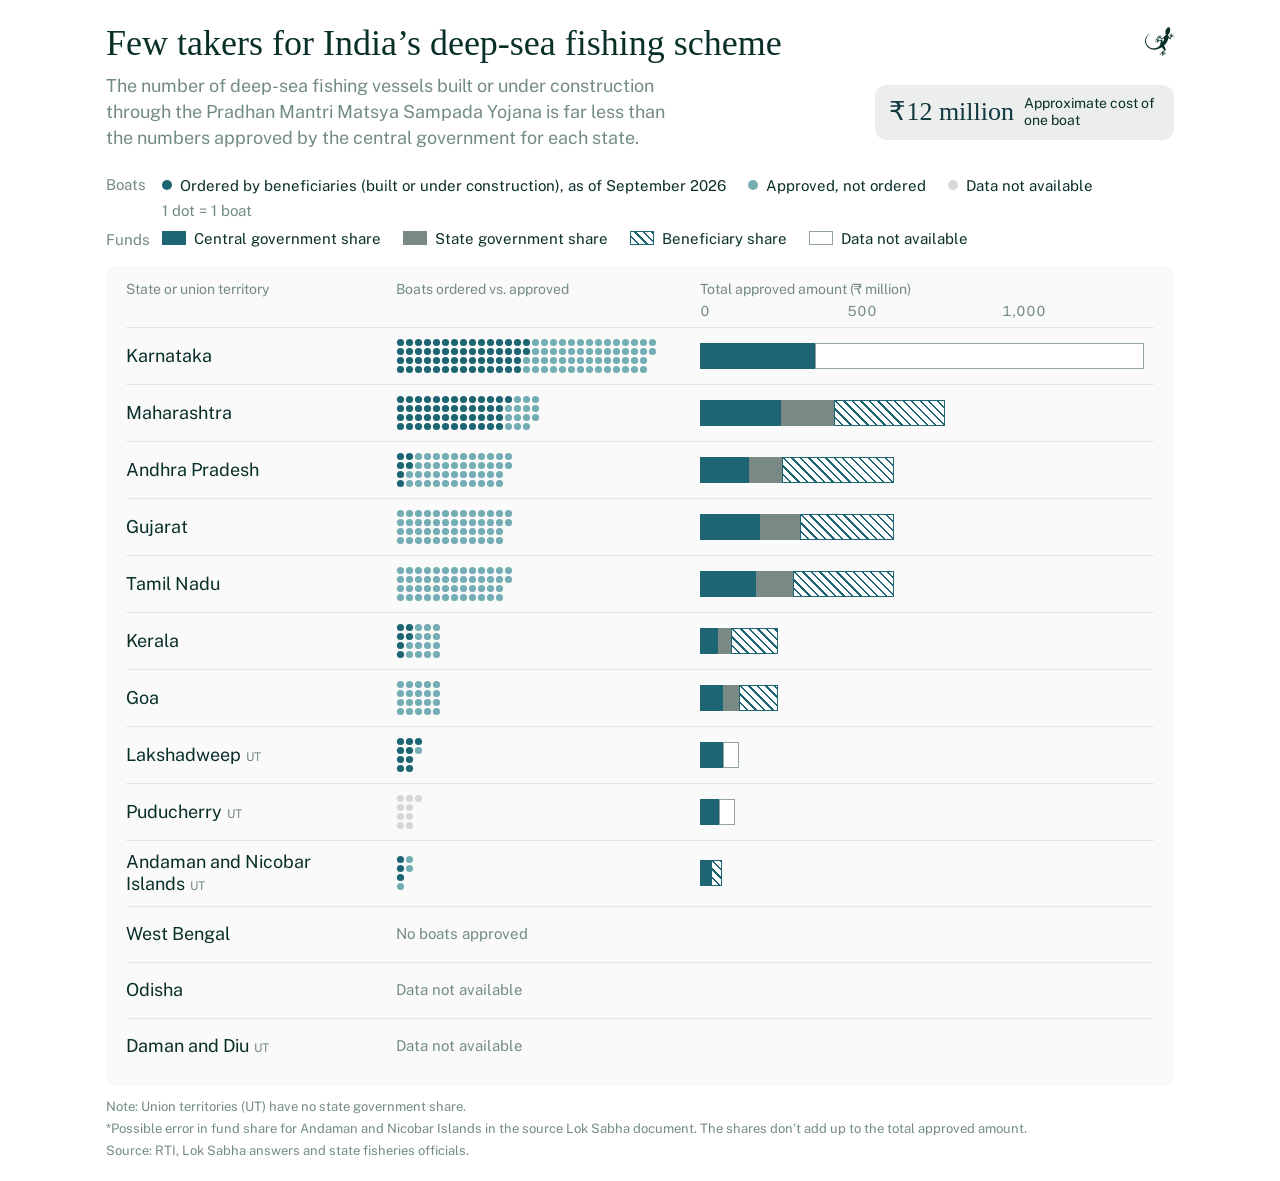
<file: index.html>
<!doctype html>
<html lang="en">
<head>
  <meta charset="utf-8">
  <meta name="viewport" content="width=device-width, initial-scale=1">
  <title>Few takers for India’s deep-sea fishing scheme · Mongabay</title>
  <link rel="preconnect" href="https://fonts.googleapis.com">
  <link rel="preconnect" href="https://fonts.gstatic.com" crossorigin>
  <link href="https://fonts.googleapis.com/css2?family=Public+Sans:wght@400;500&display=swap" rel="stylesheet">
  <link rel="stylesheet" href="style.css">
</head>
<body>
  <figure class="rc" id="rc">
    <header class="rc-head">
      <h1 class="rc-title" id="rc-title"></h1>
      <img class="rc-logo" src="assets/mongabay-logomark.svg" alt="Mongabay" width="40" height="40">
    </header>

    <div class="rc-intro">
      <p class="rc-deck" id="rc-deck"></p>
      <div class="rc-stat" id="rc-stat"></div>
    </div>

    <div class="rc-legend" id="rc-legend"></div>

    <div class="rc-panel" id="rc-table" role="table" aria-labelledby="rc-title"></div>

    <footer class="rc-foot">
      <div id="rc-notes"></div>
      <p class="rc-source" id="rc-source"></p>
    </footer>

    <div class="rc-tip" id="rc-tip" aria-hidden="true"></div>
  </figure>

  <script src="content.js"></script>
  <script src="data.js"></script>
  <script src="app.js"></script>
  <script src="embed-height.js"></script>
</body>
</html>
</file>
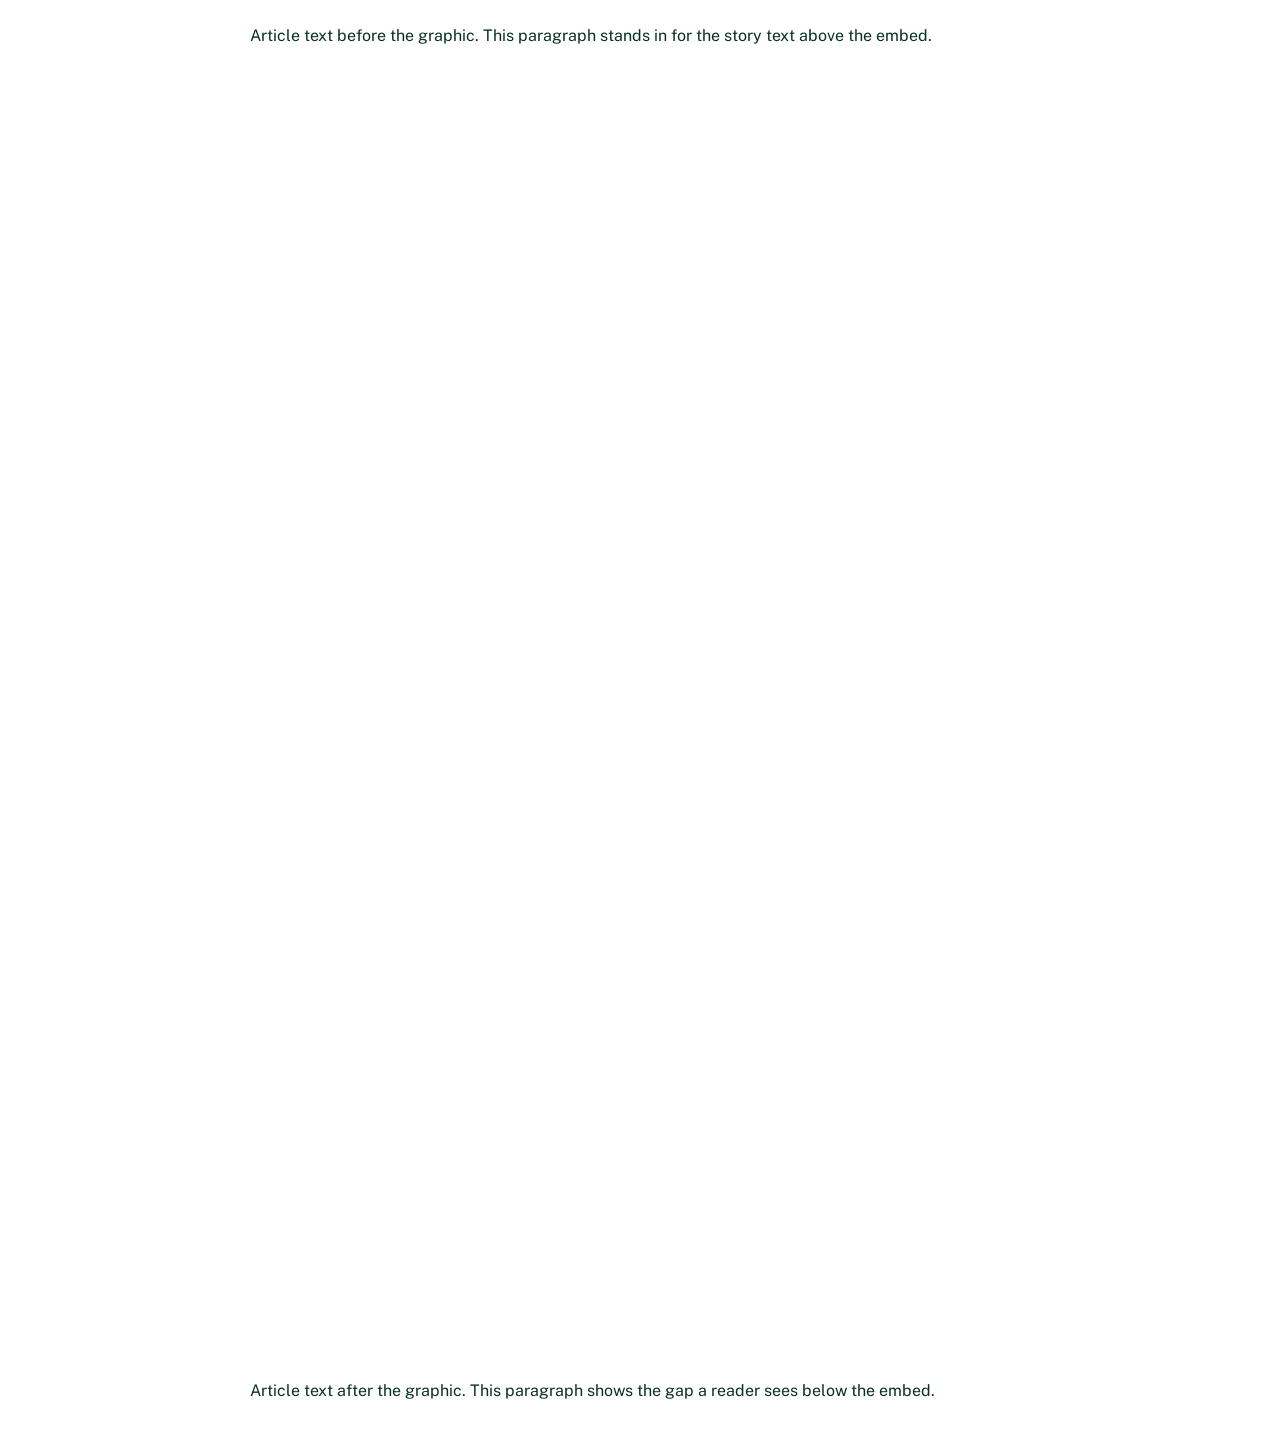
<file: embed-snippet.html>
<!doctype html>
<html lang="en">
<head>
  <meta charset="utf-8">
  <meta name="viewport" content="width=device-width, initial-scale=1">
  <title>2026_089 embed snippet · test page</title>
  <link href="https://fonts.googleapis.com/css2?family=Public+Sans:wght@400&display=swap" rel="stylesheet">
  <style>
    /* a stand-in for a Mongabay article (measured on news.mongabay.com, 30 Sep 2026): 780 px column, 20 px side
       margins on phones, Public Sans 16/24 with 24 px between paragraphs. For testing only; not part of the snippet. */
    body { margin: 0; background: #ffffff; color: #092f29; font: 16px/24px "Public Sans", sans-serif; }
    main { max-width: 780px; margin: 0 auto; padding: 24px 20px; }
    main p { margin: 0 0 24px; }
  </style>
</head>
<body>
<main>
  <p>Article text before the graphic. This paragraph stands in for the story text above the embed.</p>
<!-- ======================= COPY FROM HERE into a Custom HTML block in WordPress ======================= -->
<div class="mongabay-embed" style="margin:40px 0;"><iframe id="mongabay-2026-089" src="https://monga2026089aaindiadsf1graph.vercel.app/" title="Few takers for India’s deep-sea fishing scheme: boats and funds approved by state (interactive)" width="100%" height="1251" loading="lazy" style="display:block;width:100%;height:1251px;border:0;"></iframe><script>
(function () {
  var frame = document.getElementById("mongabay-2026-089");
  var origin = "https://monga2026089aaindiadsf1graph.vercel.app";
  window.addEventListener("message", function (e) {
    if (e.origin !== origin || e.source !== frame.contentWindow) return;
    if (e.data && e.data.type === "mongabay-embed-height" && e.data.height > 0) {
      frame.style.height = Math.ceil(e.data.height) + "px";
    }
  });
  frame.addEventListener("load", function () {
    frame.contentWindow.postMessage({ type: "mongabay-embed-height-request" }, origin);
  });
})();
</script></div>
<!-- ======================= COPY TO HERE ======================= -->
  <p>Article text after the graphic. This paragraph shows the gap a reader sees below the embed.</p>
</main>
</body>
</html>
</file>
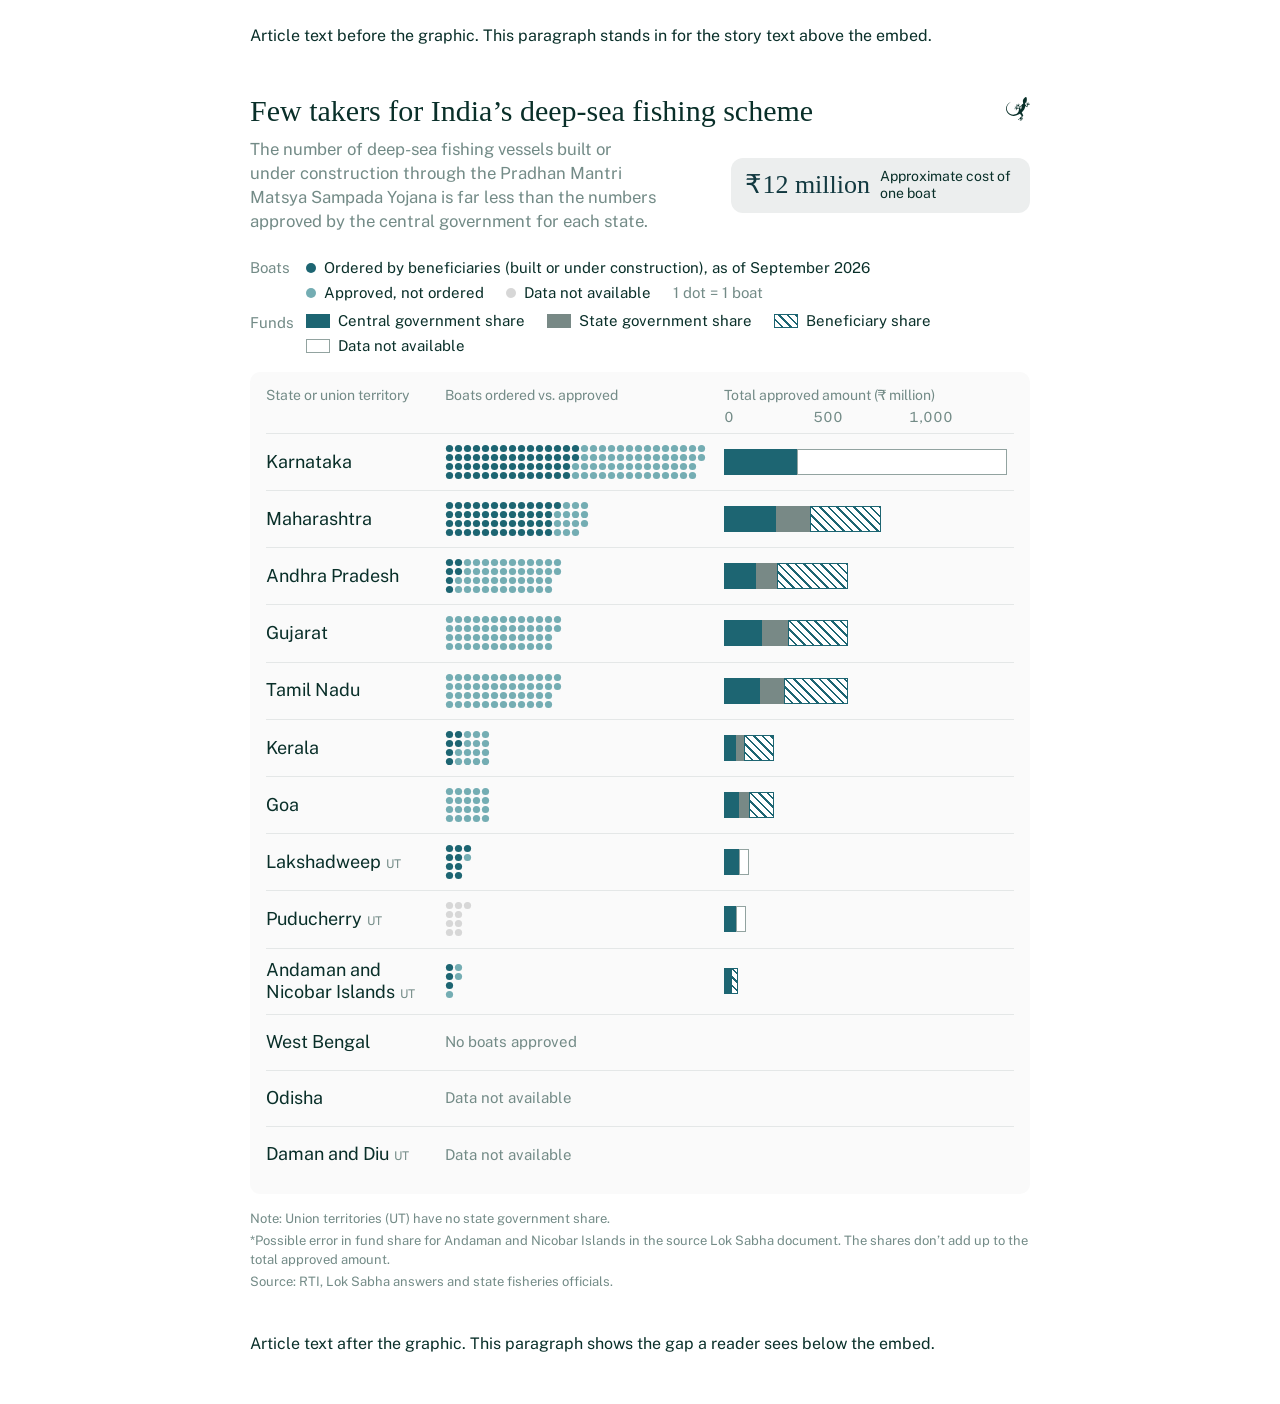
<file: dev/shortcode-test.html>
<!doctype html>
<html lang="en">
<head>
  <meta charset="utf-8">
  <meta name="viewport" content="width=device-width, initial-scale=1">
  <title>2026_089 shortcode · test page</title>
  <link href="https://fonts.googleapis.com/css2?family=Public+Sans:wght@400&display=swap" rel="stylesheet">
  <style>
    /* a stand-in for a Mongabay article: the theme's .ph--40 container and 780 px column, Public Sans 16/24 */
    body { margin: 0; background: #ffffff; color: #092f29; font: 16px/24px "Public Sans", sans-serif; }
    .ph--40 { max-width: 1280px; margin: 0 auto; padding: 24px clamp(20px, 1px + 5vw, 40px); }
    .inner { max-width: 780px; margin: 0 auto; }
    .inner p { margin: 0 0 24px; }
  </style>
</head>
<body>
<div class="ph--40"><div class="inner">
  <p>Article text before the graphic. This paragraph stands in for the story text above the embed.</p>
  <!-- the shortcode's output, with src pointing at this local copy -->
  <iframe src="../?fill=1" title="Few takers for India’s deep-sea fishing scheme: boats and funds approved by state (interactive)" style="display:block; width:100%; height:max(1204px + clamp(0px, (744px - min(780px, 100vw - 2 * clamp(20px, 1px + 5vw, 40px))) * 1000, 76px), min(max(2890.9px - 2.22 * min(780px, 100vw - 2 * clamp(20px, 1px + 5vw, 40px)), 2382.0px - 0.78 * min(780px, 100vw - 2 * clamp(20px, 1px + 5vw, 40px))), (640.5px - min(780px, 100vw - 2 * clamp(20px, 1px + 5vw, 40px))) * 100000)); margin:40px 0; border:0;" scrolling="auto"></iframe>
  <p>Article text after the graphic. This paragraph shows the gap a reader sees below the embed.</p>
</div></div>
</body>
</html>
</file>
<file: style.css>
/* Mongabay 2026_089: interactive report card of India's deep-sea fishing vessel scheme.
   Colours, fonts, radii and shadows are Mongabay Design System tokens. */

/* Rowan: the installed copy if there is one, otherwise the webfont Mongabay's own theme serves (CORS-open), so
   every reader gets the same title and the embed's height stays predictable */
@font-face {
  font-family: "Rowan";
  src: local("Rowan"), local("Rowan-Regular"),
       url("https://news.mongabay.com/wp-content/themes/mongabay_v2/fonts/Rowan-Regular.woff2") format("woff2"),
       url("https://news.mongabay.com/wp-content/themes/mongabay_v2/fonts/Rowan-Regular.woff") format("woff");
  font-weight: 400;
  font-style: normal;
  font-display: swap;
}

:root {
  /* type */
  --font-serif: "Rowan", "Rowan-Regular", Georgia, serif;     /* adjust display font here */
  --font-sans: "Public Sans", Helvetica, Arial, sans-serif;   /* adjust text font here */

  /* surfaces and ink */
  --surface: #ffffff;    /* adjust page background here */
  --panel: #fafafa;      /* chart-panel: adjust table panel colour here */
  --card: #eceeee;       /* card: adjust callout background here */
  --ink: #092f29;        /* ink (pine-green): adjust main text colour here */
  --ink-muted: #738b87;  /* ink-muted: adjust deck, header and note colour here */
  --rule: #e4e7e7;       /* adjust the colour of the lines between rows here */

  /* boats: one dot per boat */
  --c-built: #1d6572;    /* sapphire-blue-tone: adjust "built or under construction" dots here */
  --c-idle: #74adb3;     /* sapphire-blue: adjust "sanctioned, not started" dots here */
  --c-unknown: #d7d7d7;  /* neutral grey: adjust "no data yet" dots here */

  /* funds: one bar per state, split by who pays */
  --c-central: #1d6572;      /* adjust central government share colour here */
  --c-state: #788986;        /* adjust state government share colour here */
  --c-beneficiary: #1d6572;  /* adjust beneficiary share hatch colour here */
  --c-na: #92a3a0;           /* adjust "information not available" outline colour here */
  --stat-ink: #123940;       /* ocean-blue: adjust callout number colour here */

  /* shape */
  --radius-frame: 10px;  /* adjust panel corner radius here */
  --radius-card: 12px;   /* adjust callout corner radius here */
  --rounded: 8px;        /* adjust hover card corner radius here */
  --shadow-card: 0 2px 8px #0f362e26;                   /* adjust hover card shadow here */
  --focus-ring: 0 0 0 2px #ffffff, 0 0 0 4px #006a54;

  /* table columns */
  --col-name: minmax(9.5rem, 1.1fr);  /* adjust column widths here */
  --col-boats: minmax(0, 1.25fr);
  --col-funds: minmax(0, 2fr);
  --col-gap: 1.25rem;                 /* adjust space between columns here */
}

* { box-sizing: border-box; }

body {
  margin: 0;
  background: var(--surface);
  color: var(--ink);
  font-family: var(--font-sans);
  font-size: 16px;   /* adjust base text size here: most sizes below scale with it */
  line-height: 1.5;
}

.rc {
  position: relative;
  max-width: 1100px;      /* adjust the widest the graphic gets here */
  margin: 0 auto;
  padding: 24px 16px 20px; /* adjust outer spacing here */
}

/* inside an article's iframe (embed-height.js adds the class): line the graphic up with the text column and let
   the article's margin do the spacing, so the source line ends ~3 px above the frame edge, as a Mongabay caption does */
.is-embedded .rc { padding: 6px 0 1px; } /* adjust embedded spacing here (6 px keeps the title's ascenders inside the frame) */

/* ?fill=1 (the WordPress shortcode): fill the frame's height, sharing any spare pixels out between the rows */
.is-fill .rc { display: flex; flex-direction: column; min-height: 100vh; }
.is-fill .rc-panel { flex: 1 0 auto; display: flex; flex-direction: column; }
.is-fill .rc-panel > .rc-row:not(.rc-row--head) { flex: 1 0 auto; }

/* ------------------------------------------------------------------ title block */
/* title and logo: the same rules as the 2026_090 timeline (Monga_2026_090_AA_India_DSF_2_Timeline), so the two
   graphics' headers match in the same article column */
.rc-head {
  display: flex;
  align-items: flex-start;
  justify-content: space-between;
  gap: 16px;
}
.rc-title {
  margin: 0;
  font-family: var(--font-serif);
  font-size: clamp(1.5rem, 2vw + 0.9rem, 2.25rem); /* adjust title size here (keep it matching 2026_090) */
  font-weight: 400;
  line-height: 1.1;
  text-wrap: balance;
}
/* the lizard mark: 0.8 x the title size, the same ratio as the static graphic (40 px mark, 50 px title) */
.rc-logo {
  flex: none;
  width: clamp(1.2rem, 1.6vw + 0.72rem, 1.8rem);  /* adjust logo size here (keep it matching 2026_090) */
  height: auto;
  margin-top: 0.2rem;  /* lines the mark up with the top of the capitals, as in the static graphic */
}

.rc-intro {
  display: flex;
  flex-wrap: wrap;
  align-items: center;
  justify-content: space-between;
  gap: 16px 32px;   /* adjust space between the deck and the callout here */
  margin-top: 0.6rem;
}
/* the callout sits to the right of the deck while the deck keeps its flex-basis width: 25.5rem keeps the deck to four
   lines beside the callout in Mongabay's 780 px column; narrower, the callout drops below the deck */
.rc-deck {
  flex: 1 1 25.5rem;
  max-width: 50rem;  /* adjust deck line length here */
  margin: 0;
  color: var(--ink-muted);
  font-size: clamp(1rem, 0.3vw + 0.9rem, 1.125rem); /* adjust deck size here */
  line-height: 1.45;
  text-wrap: balance; /* even line lengths, no stranded last line */
}

/* ------------------------------------------------------------------ legend and callout */
.rc-legend {
  display: grid;
  gap: 8px;
  margin: 1.5rem 0 1rem; /* adjust space around the legend here */
  font-size: 0.9375rem;  /* adjust legend text size here */
  line-height: 1.3;
}
.rc-legend__row { display: grid; grid-template-columns: 3.5rem 1fr; align-items: baseline; }
.rc-legend__items { display: flex; flex-wrap: wrap; align-items: center; gap: 6px 22px; }
.rc-legend__title { color: var(--ink-muted); }
.rc-legend__item { display: inline-flex; align-items: center; gap: 8px; }
.rc-legend__unit { color: var(--ink-muted); }
.rc-key-dot { flex: none; width: 10px; height: 10px; border-radius: 50%; } /* adjust legend dot size here */
.rc-key-bar { flex: none; width: 24px; height: 14px; }                     /* adjust legend bar swatch size here */
.k-built { background: var(--c-built); }
.k-idle { background: var(--c-idle); }
.k-unknown { background: var(--c-unknown); }

.rc-stat {
  display: flex;
  align-items: center;
  gap: 10px;
  padding: 10px 14px; /* adjust callout padding here */
  border-radius: var(--radius-card);
  background: var(--card);
  flex: none;
}
.rc-stat__value {
  color: var(--stat-ink);
  font-family: var(--font-serif);
  font-size: 1.625rem; /* adjust callout number size here (keep it under the title's size) */
  line-height: 1;
  white-space: nowrap;
}
.rc-stat__label { max-width: 8.5rem; font-size: 0.875rem; line-height: 1.25; } /* adjust callout label size here */

/* ------------------------------------------------------------------ table */
.rc-panel {
  padding: 4px 20px 12px; /* adjust panel inner spacing here */
  border-radius: var(--radius-frame);
  background: var(--panel);
}
.rc-row {
  display: grid;
  grid-template-columns: var(--col-name) var(--col-boats) var(--col-funds);
  align-items: center;
  column-gap: var(--col-gap);
  min-height: 56px;  /* adjust row height here */
  padding: 10px 0;
  border-top: 1px solid var(--rule);
}
.rc-row--head {
  align-items: start;
  min-height: 0;
  padding: 10px 0 8px;
  border-top: 0;
  color: var(--ink-muted);
  font-size: 0.875rem; /* adjust column header size here */
  line-height: 1.3;
}
.rc-row--head .rc-name { font-size: inherit; line-height: inherit; }

.rc-name { font-size: 1.125rem; line-height: 1.25; } /* adjust state name size here */
.rc-ut {
  margin-left: 0.4em;
  color: var(--ink-muted);
  font-size: 0.75rem;     /* adjust UT tag size here */
  letter-spacing: 0.04em;
}
.rc-none { color: var(--ink-muted); font-size: 0.9375rem; }

/* dots */
.rc-dotwrap { width: 100%; }
.rc-dots { display: block; height: auto; }
.d-built { fill: var(--c-built); }
.d-idle { fill: var(--c-idle); }
.d-unknown { fill: var(--c-unknown); }

/* funds bar */
.rc-bar { display: flex; height: 26px; } /* adjust funds bar height here */
.rc-seg { flex: none; height: 100%; }
.rc-seg--central { background: var(--c-central); }
.rc-seg--state { background: var(--c-state); }
.rc-seg--beneficiary {
  background: repeating-linear-gradient(45deg, var(--c-beneficiary) 0 1.5px, #ffffff 1.5px 6px); /* adjust hatch here */
  box-shadow: inset 0 0 0 1px var(--c-beneficiary);
}
.rc-seg--na { background: #ffffff; box-shadow: inset 0 0 0 1px var(--c-na); }

/* funds scale in the header */
.rc-ticks { position: relative; height: 1.2em; margin-top: 4px; font-variant-numeric: tabular-nums; }
.rc-ticks span { position: absolute; top: 0; transform: translateX(-50%); white-space: nowrap; }
.rc-ticks span:first-child { transform: none; }

/* hover and focus targets */
.rc-trigger { cursor: pointer; border-radius: 3px; outline: none; }
.rc-trigger:focus-visible { box-shadow: var(--focus-ring); }

/* ------------------------------------------------------------------ hover card */
.rc-tip {
  position: absolute;
  top: 0;
  left: 0;
  z-index: 10;
  width: max-content;
  max-width: 340px;  /* adjust hover card width here */
  padding: 10px 12px;
  border-radius: var(--rounded);
  background: #ffffff;
  color: var(--ink);
  box-shadow: var(--shadow-card);
  font-size: 0.875rem; /* adjust hover card text size here */
  line-height: 1.4;
  opacity: 0;
  visibility: hidden;
  pointer-events: none;
  transition: opacity 0.12s ease, visibility 0.12s;
}
.rc-tip.is-on { opacity: 1; visibility: visible; }
.rc-tip__title { margin-bottom: 4px; font-weight: 500; }
.rc-tip__line { color: var(--ink-muted); }
.rc-tip__grid {
  display: grid;
  grid-template-columns: auto auto;
  align-items: center;
  gap: 3px 14px;
  margin-top: 6px;
}
.rc-tip__key { display: inline-flex; align-items: center; gap: 7px; white-space: nowrap; }
.rc-tip__val { text-align: right; font-variant-numeric: tabular-nums; }
.rc-tip__val.is-na { color: var(--ink-muted); }

/* ------------------------------------------------------------------ notes and source */
.rc-foot { margin-top: 12px; color: var(--ink-muted); font-size: 0.8125rem; line-height: 1.4; } /* adjust footer size here */
.rc-foot p { margin: 4px 0 0; }

/* ------------------------------------------------------------------ article-column widths: more room for the dots */
@media (max-width: 900px) {
  :root {
    --col-name: minmax(8rem, 0.9fr);   /* adjust mid-width column widths here */
    --col-boats: minmax(0, 1.45fr);
    --col-funds: minmax(0, 1.6fr);
    --col-gap: 1rem;
  }
  .rc-panel { padding: 4px 16px 12px; }
}

/* ------------------------------------------------------------------ phones: name, dots and bar stacked */
@media (max-width: 640px) {
  .rc-row {
    grid-template-columns: 1fr;
    row-gap: 8px; /* adjust space between the name, dots and bar here */
  }
  .rc-row--head { display: none; }
  .rc-row--head + .rc-row { border-top: 0; }
  .rc-funds:empty { display: none; }
  .rc-stat { width: 100%; }
}
</file>
